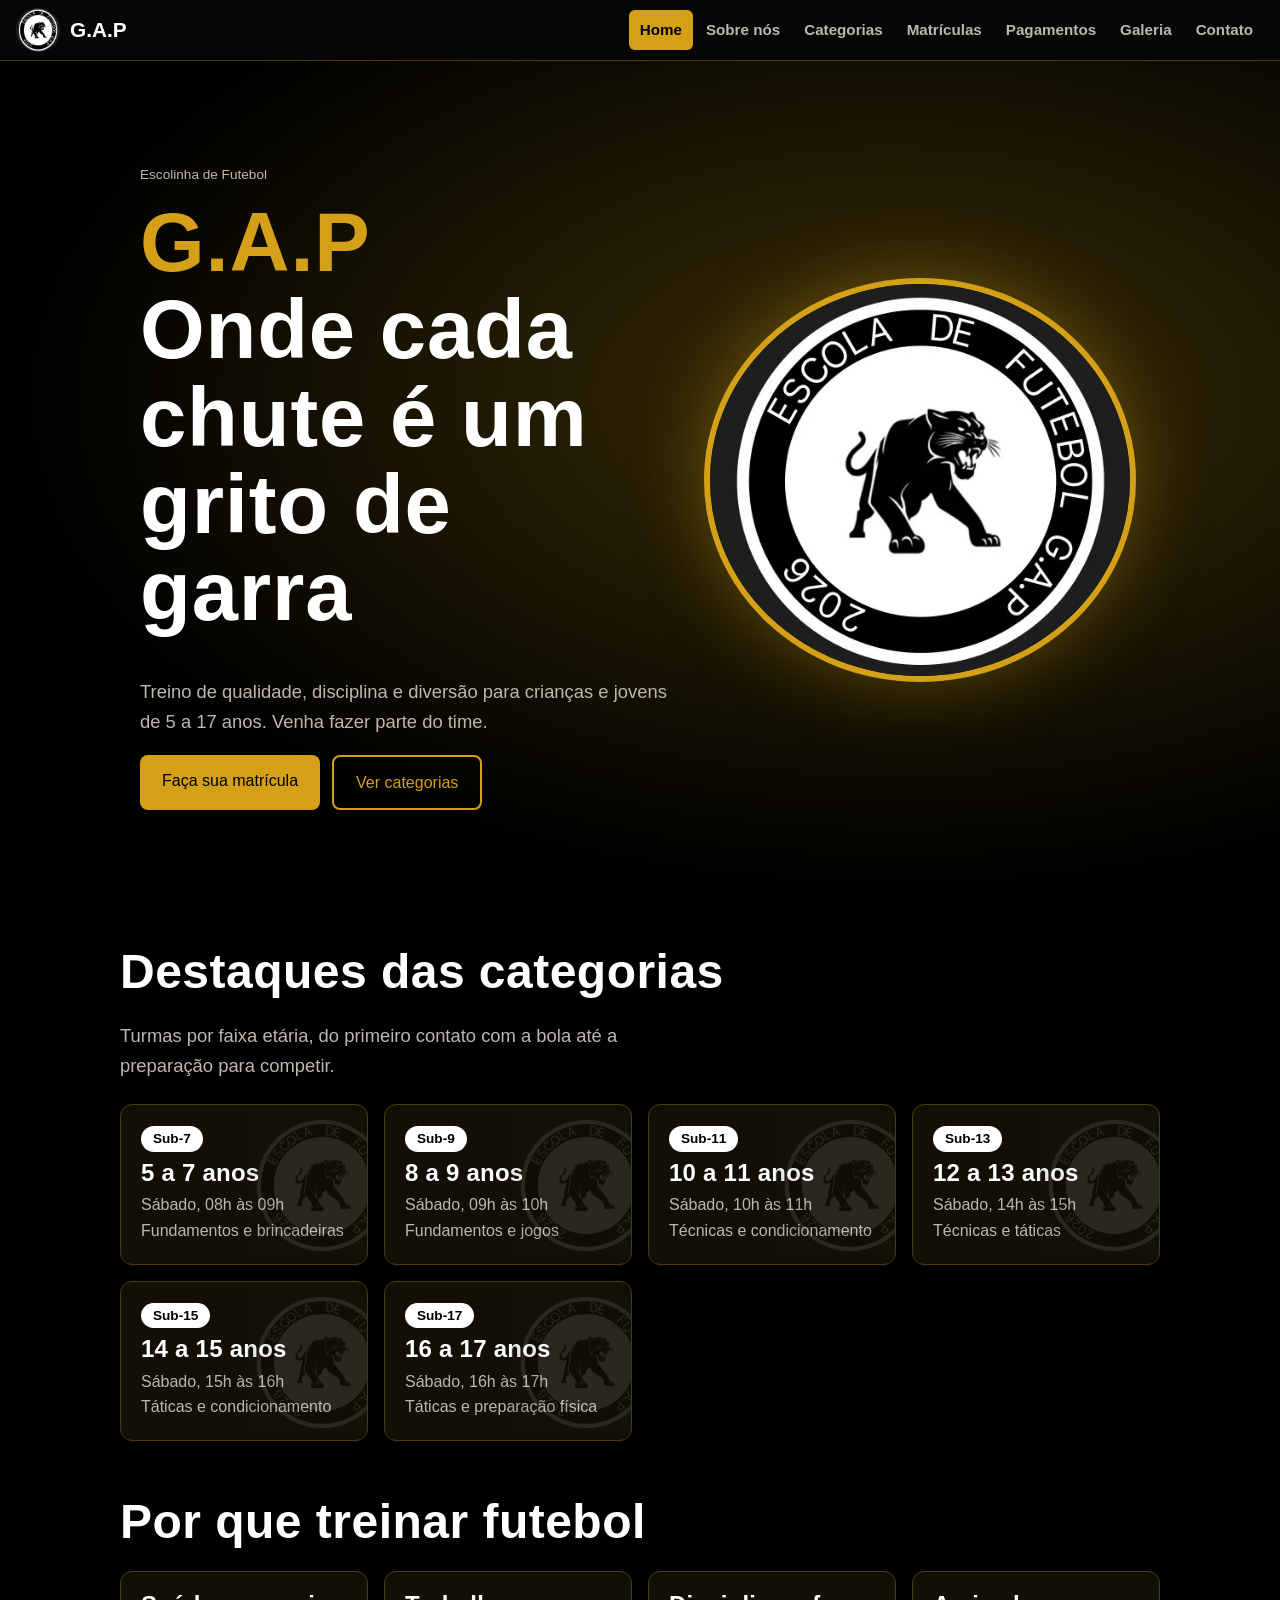
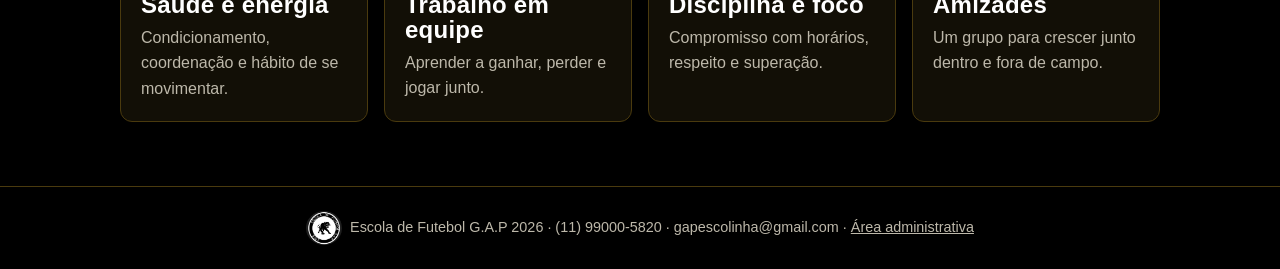
<file: index.html>
<!DOCTYPE html>
<html lang="pt-BR"><head><meta charset="utf-8">
<meta name="viewport" content="width=device-width, initial-scale=1, viewport-fit=cover">
<title>Escolinha de Futebol G.A.P</title>
<link rel="stylesheet" href="style.css"></head><body>
<header>
<a class="brand" href="#home"><img class="lg" alt="Logo G.A.P"><span>G.A.P</span></a>
<button id="bt" aria-label="Abrir menu">Menu</button>
<nav id="nav"><a href="#home">Home</a><a href="#sobre">Sobre nós</a><a href="#categorias">Categorias</a><a href="#matriculas">Matrículas</a><a href="#pagamentos">Pagamentos</a><a href="#galeria">Galeria</a><a href="#contato">Contato</a></nav>
</header>
<main>

<section id="home" class="hero"><div class="w">
<div><p class="sm">Escolinha de Futebol</p><h1><span style="color:var(--g3)">G.A.P</span><br>Onde cada chute é um grito de garra</h1>
<p class="lead">Treino de qualidade, disciplina e diversão para crianças e jovens de 5 a 17 anos. Venha fazer parte do time.</p>
<div class="row"><a class="btn" href="#matriculas">Faça sua matrícula</a><a class="btn o" href="#categorias">Ver categorias</a></div></div>
<img class="lg big" alt="Pantera, mascote da Escola de Futebol G.A.P 2026"></div></section>

<section id="h2"><div class="w"><h2>Destaques das categorias</h2><p class="lead">Turmas por faixa etária, do primeiro contato com a bola até a preparação para competir.</p>
<div class="grid" id="dest"></div>
<h2 style="margin-top:56px">Por que treinar futebol</h2>
<div class="grid">
<div class="card"><h3>Saúde e energia</h3><p>Condicionamento, coordenação e hábito de se movimentar.</p></div>
<div class="card"><h3>Trabalho em equipe</h3><p>Aprender a ganhar, perder e jogar junto.</p></div>
<div class="card"><h3>Disciplina e foco</h3><p>Compromisso com horários, respeito e superação.</p></div>
<div class="card"><h3>Amizades</h3><p>Um grupo para crescer junto dentro e fora de campo.</p></div></div></div></section>

<section id="sobre"><div class="w"><h2>Sobre nós</h2>
<p class="lead">A G.A.P nasceu em 2026 com a garra da pantera: formar atletas e, antes disso, pessoas confiantes e respeitosas.</p>
<div class="grid">
<div class="card"><h3>Nossa história</h3><p>Uma escolinha criada para dar a cada criança um espaço seguro e profissional para aprender futebol.</p></div>
<div class="card"><h3>Missão</h3><p>Ensinar futebol com qualidade e promover valores que acompanham o aluno para a vida.</p></div>
<div class="card"><h3>Objetivos</h3><p>Desenvolver técnica, condicionamento e espírito de equipe em todas as idades.</p></div>
<div class="card"><h3>Metodologia</h3><p>Treinos progressivos por categoria: fundamentos, tática, jogos e competições amistosas.</p></div>
<div class="card"><h3>Desenvolvimento esportivo e pessoal</h3><p>Evolução técnica acompanhada de disciplina, autoestima e convivência.</p></div></div>
<h2 style="margin-top:48px">Nossos treinadores</h2>
<div class="grid"><div class="card"><h3>Giulia</h3><p>Responsável por acompanhar os alunos durante os treinamentos, trabalhando coordenação, disciplina e fundamentos do futebol.</p></div><div class="card"><h3>Bruno</h3><p>Responsável por organizar os exercícios e ensinar técnicas de passe, domínio de bola e finalização.</p></div><div class="card"><h3>Pedro</h3><p>Responsável por orientar os alunos nos jogos e atividades coletivas, incentivando o trabalho em equipe e o espírito esportivo.</p></div></div></div></section>

<section id="categorias"><div class="w"><h2>Categorias</h2><p class="lead">Os alunos treinam com colegas da mesma faixa etária.</p>
<div class="scroll"><table><thead><tr><th>Categoria</th><th>Idade</th><th>Dia</th><th>Horário sugerido</th><th>Treinamento</th></tr></thead><tbody id="tb"></tbody></table></div></div></section>

<section id="matriculas"><div class="w"><h2>Matrículas</h2><p class="lead">Preencha os dados abaixo. Mensalidade de <b class="pr">R$ 120,00</b> por aluno.</p>
<form id="f">
<fieldset><legend>Dados do aluno</legend>
<label class="full">Nome completo<input name="aluno" required></label>
<label>Data de nascimento<input type="date" name="nasc" id="nasc" required></label>
<label>Idade<input name="idade" id="idade" readonly></label>
<label>Categoria desejada<select name="cat" id="cat" required></select></label></fieldset>
<fieldset><legend>Dados do responsável</legend>
<label class="full">Nome completo<input name="resp" required></label>
<label>CPF<input name="cpf" inputmode="numeric" maxlength="14" required></label>
<label>Telefone/WhatsApp<input name="tel" type="tel" required></label>
<label class="full">E-mail<input name="email" type="email" required></label></fieldset>
<fieldset><legend>Informações adicionais</legend>
<label class="full">Endereço completo<input name="end" required></label>
<label class="full">Experiência anterior com futebol<textarea name="exp" rows="2"></textarea></label>
<label class="full">Restrições ou necessidades importantes<textarea name="rest" rows="2"></textarea></label>
<label>Plano de treinamento<select name="plano"><option>Plano mensal</option></select></label></fieldset>
<fieldset><legend>Finalização</legend>
<label class="ck full"><input type="checkbox" required>Li e aceito os termos da escolinha.</label>
<label class="ck full"><input type="checkbox" required>Sou o responsável legal e autorizo a participação do aluno nos treinos.</label></fieldset>
<button class="btn" type="submit">Finalizar matrícula</button></form>
<div id="done" class="ok" hidden></div></div></section>

<section id="pagamentos"><div class="w"><h2>Mensalidades e pagamentos</h2>
<div class="grid"><div class="card"><span class="chip">Plano mensal</span><div class="price pr">R$ 120,00</div><p>Por aluno / mês</p></div>
<div class="card"><h3>Pagamento via PIX</h3><div class="pix">44396444818</div>
<div class="row" style="margin-top:12px"><button class="btn" id="cp">Copiar chave PIX</button></div><p class="sm" style="margin-top:10px">Titular da chave: a confirmar.</p></div></div>
<div class="card" style="margin-top:16px"><h3>Como pagar</h3><p>1. Copie a chave PIX e pague no app do seu banco.<br>2. Confira o titular antes de confirmar.<br>3. Envie o comprovante pelo WhatsApp informando o nome do aluno.</p>
<div class="row" style="margin-top:14px"><a class="btn o" target="_blank" rel="noopener" href="https://wa.me/5511990005820?text=Ol%C3%A1!%20Segue%20o%20comprovante%20da%20mensalidade.">Enviar comprovante</a></div></div></div></section>

<section id="galeria"><div class="w"><h2>Galeria</h2><p class="lead">Treinos, alunos, campeonatos e eventos da G.A.P.</p>
<div class="gal">
<figure><img src="galeria-treinos.png" alt="Treinos: evolução em cada detalhe" loading="lazy"></figure>
<figure><img src="galeria-alunos.png" alt="Alunos: mais que futebol, uma família" loading="lazy"></figure>
<figure><img src="galeria-campeonatos.png" alt="Campeonatos: desafios que fazem crescer" loading="lazy"></figure>
<figure><img src="galeria-eventos.png" alt="Eventos: momentos especiais fora de campo" loading="lazy"></figure>
</div></div></section>
<section id="contato"><div class="w"><h2>Contato</h2>
<div class="grid"><div class="card"><h3>WhatsApp</h3><p>(11) 99000-5820</p><div class="row" style="margin-top:12px"><a class="btn" target="_blank" rel="noopener" href="https://wa.me/5511990005820">Conversar no WhatsApp</a></div></div>
<div class="card"><h3>E-mail</h3><p>gapescolinha@gmail.com</p><div class="row" style="margin-top:12px"><a class="btn o" href="mailto:gapescolinha@gmail.com">Enviar e-mail</a></div></div>
<div class="card"><h3>Endereço</h3><p>Rua dos Esportes, 123</p><h3 style="margin-top:14px">Atendimento</h3><p>Segunda a sexta-feira: 08h às 18h<br>Sábado: 08h às 12h<br>Domingos e feriados: sem atendimento</p></div></div>
<h3 style="margin-top:40px">Tire sua dúvida</h3>
<form id="cf" style="max-width:520px"><label>Seu nome<input id="cn" required></label><label>Sua dúvida<textarea id="cm" rows="3" required></textarea></label><button class="btn" type="submit">Enviar pelo WhatsApp</button></form></div></section>

<section id="admin"><div class="w"><h2>Painel administrativo</h2>
<div id="lg" style="max-width:380px"><form id="af"><label>Senha<input type="password" id="ap" autocomplete="current-password"></label><button class="btn" type="submit">Entrar</button><p class="sm" id="ae"></p></form></div>
<div id="pn" hidden>
<div class="row" style="align-items:end"><label>Categoria<select id="fc"></select></label><label>Mensalidade (R$)<input id="mv" type="number" step="0.01"></label><button class="btn o" id="sv">Atualizar valor</button><button class="btn o" id="out">Sair</button></div>
<p class="sm" id="cnt"></p>
<div class="scroll"><table><thead><tr><th>Aluno</th><th>Cat.</th><th>Responsável</th><th>Contato</th><th>Pagamento</th><th></th></tr></thead><tbody id="at"></tbody></table></div>
</div></div></section>
</main>
<footer><img class="lg" alt="">Escola de Futebol G.A.P 2026 · (11) 99000-5820 · gapescolinha@gmail.com · <a href="#admin">Área administrativa</a></footer>
<script src="script.js"></script></body></html>
</file>
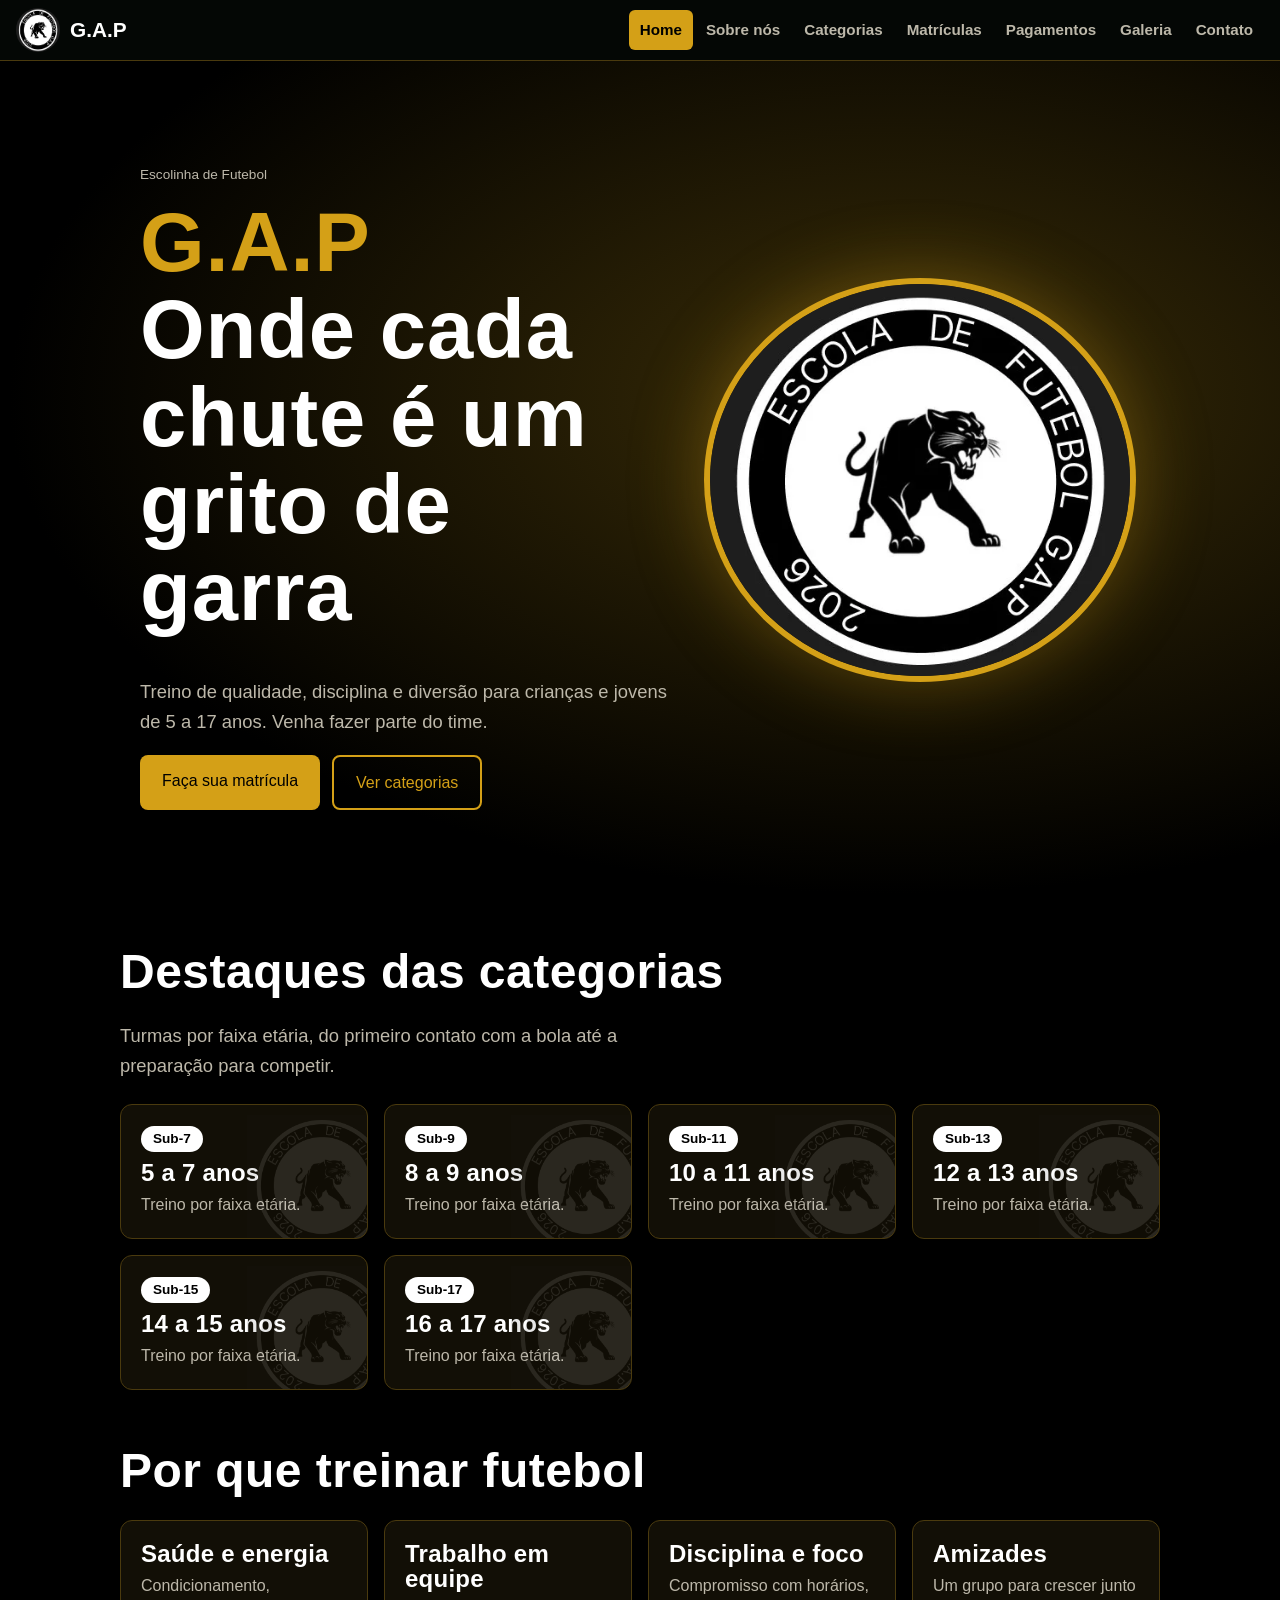
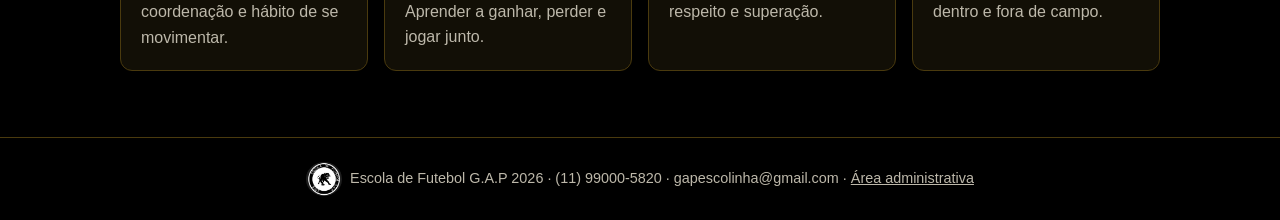
<file: escolinha-gap/index.html>
<!DOCTYPE html>
<html lang="pt-BR"><head><meta charset="utf-8">
<meta name="viewport" content="width=device-width, initial-scale=1, viewport-fit=cover">
<title>Escolinha de Futebol G.A.P</title>
<link rel="stylesheet" href="style.css"></head><body>
<header>
<a class="brand" href="#home"><img class="lg" alt="Logo G.A.P"><span>G.A.P</span></a>
<button id="bt" aria-label="Abrir menu">Menu</button>
<nav id="nav"><a href="#home">Home</a><a href="#sobre">Sobre nós</a><a href="#categorias">Categorias</a><a href="#matriculas">Matrículas</a><a href="#pagamentos">Pagamentos</a><a href="#galeria">Galeria</a><a href="#contato">Contato</a></nav>
</header>
<main>

<section id="home" class="hero"><div class="w">
<div><p class="sm">Escolinha de Futebol</p><h1><span style="color:var(--g3)">G.A.P</span><br>Onde cada chute é um grito de garra</h1>
<p class="lead">Treino de qualidade, disciplina e diversão para crianças e jovens de 5 a 17 anos. Venha fazer parte do time.</p>
<div class="row"><a class="btn" href="#matriculas">Faça sua matrícula</a><a class="btn o" href="#categorias">Ver categorias</a></div></div>
<img class="lg big" alt="Pantera, mascote da Escola de Futebol G.A.P 2026"></div></section>

<section id="h2"><div class="w"><h2>Destaques das categorias</h2><p class="lead">Turmas por faixa etária, do primeiro contato com a bola até a preparação para competir.</p>
<div class="grid" id="dest"></div>
<h2 style="margin-top:56px">Por que treinar futebol</h2>
<div class="grid">
<div class="card"><h3>Saúde e energia</h3><p>Condicionamento, coordenação e hábito de se movimentar.</p></div>
<div class="card"><h3>Trabalho em equipe</h3><p>Aprender a ganhar, perder e jogar junto.</p></div>
<div class="card"><h3>Disciplina e foco</h3><p>Compromisso com horários, respeito e superação.</p></div>
<div class="card"><h3>Amizades</h3><p>Um grupo para crescer junto dentro e fora de campo.</p></div></div></div></section>

<section id="sobre"><div class="w"><h2>Sobre nós</h2>
<p class="lead">A G.A.P nasceu em 2026 com a garra da pantera: formar atletas e, antes disso, pessoas confiantes e respeitosas.</p>
<div class="grid">
<div class="card"><h3>Nossa história</h3><p>Uma escolinha criada para dar a cada criança um espaço seguro e profissional para aprender futebol.</p></div>
<div class="card"><h3>Missão</h3><p>Ensinar futebol com qualidade e promover valores que acompanham o aluno para a vida.</p></div>
<div class="card"><h3>Objetivos</h3><p>Desenvolver técnica, condicionamento e espírito de equipe em todas as idades.</p></div>
<div class="card"><h3>Metodologia</h3><p>Treinos progressivos por categoria: fundamentos, tática, jogos e competições amistosas.</p></div>
<div class="card"><h3>Desenvolvimento esportivo e pessoal</h3><p>Evolução técnica acompanhada de disciplina, autoestima e convivência.</p></div></div>
<h2 style="margin-top:48px">Nossos treinadores</h2>
<div class="grid"><div class="card"><h3>Giulia</h3><p>Responsável por acompanhar os alunos durante os treinamentos, trabalhando coordenação, disciplina e fundamentos do futebol.</p></div><div class="card"><h3>Bruno</h3><p>Responsável por organizar os exercícios e ensinar técnicas de passe, domínio de bola e finalização.</p></div><div class="card"><h3>Pedro</h3><p>Responsável por orientar os alunos nos jogos e atividades coletivas, incentivando o trabalho em equipe e o espírito esportivo.














Anúncio
Opções do anúncio



Saiba mais










Você gosta dessa personalidade?</p></div></div></div></section>

<section id="categorias"><div class="w"><h2>Categorias</h2><p class="lead">Os alunos treinam com colegas da mesma faixa etária.</p>
<div class="scroll"><table><thead><tr><th>Categoria</th><th>Idade</th><th>Horários</th><th>Treinamento</th></tr></thead><tbody id="tb"></tbody></table></div></div></section>

<section id="matriculas"><div class="w"><h2>Matrículas</h2><p class="lead">Preencha os dados abaixo. Mensalidade de <b class="pr">R$ 120,00</b> por aluno.</p>
<form id="f">
<fieldset><legend>Dados do aluno</legend>
<label class="full">Nome completo<input name="aluno" required></label>
<label>Data de nascimento<input type="date" name="nasc" id="nasc" required></label>
<label>Idade<input name="idade" id="idade" readonly></label>
<label>Categoria desejada<select name="cat" id="cat" required></select></label></fieldset>
<fieldset><legend>Dados do responsável</legend>
<label class="full">Nome completo<input name="resp" required></label>
<label>CPF<input name="cpf" inputmode="numeric" maxlength="14" required></label>
<label>Telefone/WhatsApp<input name="tel" type="tel" required></label>
<label class="full">E-mail<input name="email" type="email" required></label></fieldset>
<fieldset><legend>Informações adicionais</legend>
<label class="full">Endereço completo<input name="end" required></label>
<label class="full">Experiência anterior com futebol<textarea name="exp" rows="2"></textarea></label>
<label class="full">Restrições ou necessidades importantes<textarea name="rest" rows="2"></textarea></label>
<label>Plano de treinamento<select name="plano"><option>Plano mensal</option></select></label></fieldset>
<fieldset><legend>Finalização</legend>
<label class="ck full"><input type="checkbox" required>Li e aceito os termos da escolinha.</label>
<label class="ck full"><input type="checkbox" required>Sou o responsável legal e autorizo a participação do aluno nos treinos.</label></fieldset>
<button class="btn" type="submit">Finalizar matrícula</button></form>
<div id="done" class="ok" hidden></div></div></section>

<section id="pagamentos"><div class="w"><h2>Mensalidades e pagamentos</h2>
<div class="grid"><div class="card"><span class="chip">Plano mensal</span><div class="price pr">R$ 120,00</div><p>Por aluno / mês</p></div>
<div class="card"><h3>Pagamento via PIX</h3><div class="pix">44396444818</div>
<div class="row" style="margin-top:12px"><button class="btn" id="cp">Copiar chave PIX</button></div><p class="sm" style="margin-top:10px">Titular da chave: a confirmar.</p></div></div>
<div class="card" style="margin-top:16px"><h3>Como pagar</h3><p>1. Copie a chave PIX e pague no app do seu banco.<br>2. Confira o titular antes de confirmar.<br>3. Envie o comprovante pelo WhatsApp informando o nome do aluno.</p>
<div class="row" style="margin-top:14px"><a class="btn o" target="_blank" rel="noopener" href="https://wa.me/5511990005820?text=Ol%C3%A1!%20Segue%20o%20comprovante%20da%20mensalidade.">Enviar comprovante</a></div></div></div></section>

<section id="galeria"><div class="w"><h2>Galeria</h2><p class="lead">Treinos, alunos, campeonatos e eventos. As fotos serão adicionadas em breve.</p>
<div class="gal"><div><span><img class="lg" alt=""><br>Fotos dos treinamentos</span></div><div><span><img class="lg" alt=""><br>Fotos dos alunos</span></div><div><span><img class="lg" alt=""><br>Campeonatos</span></div><div><span><img class="lg" alt=""><br>Eventos</span></div></div></div></section>

<section id="contato"><div class="w"><h2>Contato</h2>
<div class="grid"><div class="card"><h3>WhatsApp</h3><p>(11) 99000-5820</p><div class="row" style="margin-top:12px"><a class="btn" target="_blank" rel="noopener" href="https://wa.me/5511990005820">Conversar no WhatsApp</a></div></div>
<div class="card"><h3>E-mail</h3><p>gapescolinha@gmail.com</p><div class="row" style="margin-top:12px"><a class="btn o" href="mailto:gapescolinha@gmail.com">Enviar e-mail</a></div></div>
<div class="card"><h3>Endereço</h3><p>A definir.</p><h3 style="margin-top:14px">Atendimento</h3><p>Horários a definir.</p></div></div>
<h3 style="margin-top:40px">Tire sua dúvida</h3>
<form id="cf" style="max-width:520px"><label>Seu nome<input id="cn" required></label><label>Sua dúvida<textarea id="cm" rows="3" required></textarea></label><button class="btn" type="submit">Enviar pelo WhatsApp</button></form></div></section>

<section id="admin"><div class="w"><h2>Painel administrativo</h2>
<div id="lg" style="max-width:380px"><form id="af"><label>Senha<input type="password" id="ap" autocomplete="current-password"></label><button class="btn" type="submit">Entrar</button><p class="sm" id="ae"></p></form></div>
<div id="pn" hidden>
<div class="row" style="align-items:end"><label>Categoria<select id="fc"></select></label><label>Mensalidade (R$)<input id="mv" type="number" step="0.01"></label><button class="btn o" id="sv">Atualizar valor</button><button class="btn o" id="out">Sair</button></div>
<p class="sm" id="cnt"></p>
<div class="scroll"><table><thead><tr><th>Aluno</th><th>Cat.</th><th>Responsável</th><th>Contato</th><th>Pagamento</th><th></th></tr></thead><tbody id="at"></tbody></table></div>
</div></div></section>
</main>
<footer><img class="lg" alt="">Escola de Futebol G.A.P 2026 · (11) 99000-5820 · gapescolinha@gmail.com · <a href="#admin">Área administrativa</a></footer>
<script src="script.js"></script></body></html>
</file>
<file: style.css>
:root{box-sizing:border-box;color-scheme:dark;--bg:#000;--g1:#120f06;--g2:#3a2d07;--g3:#d4a017;--ink:#fff;--mut:#bdb8aa;--line:#4a3a0e;padding-top:env(safe-area-inset-top,0px);padding-bottom:env(safe-area-inset-bottom,0px)}
html{scroll-padding-top:env(safe-area-inset-top,0px)}
*,*::before,*::after{box-sizing:inherit}
body{margin:0;background:var(--bg);color:var(--ink);font:16px/1.6 "Barlow","Segoe UI",Arial,sans-serif}
h1,h2,h3{font-family:"Barlow Condensed","Arial Narrow",Impact,sans-serif;text-transform:none;letter-spacing:.01em;line-height:1.05;margin:0 0 .5em}
h1{font-size:clamp(2.6rem,8vw,5.2rem);font-weight:800}h2{font-size:clamp(2rem,5vw,3rem)}h3{font-size:1.5rem}
a{color:inherit}
header{position:sticky;top:env(safe-area-inset-top,0px);z-index:20;background:rgba(5,8,6,.94);border-bottom:1px solid var(--line);display:flex;align-items:center;gap:12px;padding:8px 16px}
.brand{display:flex;align-items:center;gap:10px;font:800 1.3rem "Barlow Condensed",Impact,sans-serif;text-decoration:none}
.brand img{width:44px;height:44px;border-radius:50%}
nav{margin-left:auto;display:flex;gap:2px;flex-wrap:wrap}
nav a{padding:8px 11px;border-radius:6px;text-decoration:none;color:var(--mut);font-weight:600;font-size:.95rem}
nav a:hover,nav a.on{color:#000;background:var(--g3)}
#bt{display:none;margin-left:auto;background:none;border:1px solid var(--line);color:#fff;border-radius:6px;padding:8px 12px;font-size:1rem}
@media(max-width:900px){#bt{display:block}nav{display:none;position:absolute;left:0;right:0;top:100%;background:var(--bg);flex-direction:column;padding:8px 16px;border-bottom:1px solid var(--line)}nav.open{display:flex}}
main>section{display:none;min-height:calc(100vh - 62px);padding:48px 20px 64px;animation:in .35s}
main>section.on{display:block}
@keyframes in{from{opacity:0}to{opacity:1}}
@media(prefers-reduced-motion:reduce){main>section{animation:none}}
.w{max-width:1040px;margin:0 auto}
.hero{background:radial-gradient(ellipse at 70% 40%,var(--g2),var(--bg) 70%);padding:0!important}
.hero .w{display:grid;grid-template-columns:1.2fr 1fr;gap:32px;align-items:center;min-height:calc(100vh - 62px);padding:40px 20px}
.hero img.big{width:100%;max-width:420px;justify-self:center;border-radius:50%;box-shadow:0 0 0 6px var(--g3),0 0 80px rgba(212,160,23,.4)}
@media(max-width:760px){.hero .w{grid-template-columns:1fr;text-align:center}.hero .row{justify-content:center}}
.row{display:flex;gap:12px;flex-wrap:wrap}
.btn{display:inline-block;background:var(--g3);color:#000;border:0;border-radius:8px;padding:13px 22px;font:700 1rem inherit;font-family:inherit;text-decoration:none;cursor:pointer}
.btn:hover{background:#ebb92a}.btn.o{background:none;color:var(--g3);border:2px solid var(--g3)}.btn.o:hover{background:var(--g3);color:#000}
:focus-visible{outline:3px solid #fff;outline-offset:2px}
.lead{color:var(--mut);font-size:1.15rem;max-width:56ch}
.grid{display:grid;gap:16px;grid-template-columns:repeat(auto-fit,minmax(230px,1fr));margin-top:24px}
.card{background:var(--g1);border:1px solid var(--line);border-radius:12px;padding:20px}
.card h3{margin-bottom:.3em}.card p{margin:0;color:var(--mut)}
.chip{background:#fff;color:#000;border-radius:99px;padding:2px 12px;font-weight:700;font-size:.85rem;display:inline-block;margin-bottom:8px}
.wm{position:absolute;right:-30px;top:10px;width:150px;opacity:.1;pointer-events:none}
.card{position:relative;overflow:hidden}
table{width:100%;border-collapse:collapse;margin-top:16px}
th,td{padding:10px 12px;border-bottom:1px solid var(--line);text-align:left}th{color:var(--mut)}
.scroll{overflow-x:auto}
form{display:grid;gap:14px;margin-top:20px}
fieldset{border:1px solid var(--line);border-radius:12px;padding:16px;display:grid;gap:12px;grid-template-columns:repeat(auto-fit,minmax(220px,1fr))}
legend{font:700 1.3rem "Barlow Condensed",Impact,sans-serif;padding:0 8px}
label{display:grid;gap:4px;font-size:.9rem;color:var(--mut)}
input,select,textarea{background:#0c0a04;color:#fff;border:1px solid #5a4812;border-radius:8px;padding:11px;font:inherit}
.full{grid-column:1/-1}.ck{display:flex;gap:10px;align-items:flex-start;color:var(--ink)}.ck input{margin-top:5px}
.price{font:800 4rem "Barlow Condensed",Impact,sans-serif;color:var(--g3)}
.pix{font:700 1.6rem monospace;background:#000;border:1px dashed var(--g3);border-radius:8px;padding:12px 16px;display:inline-block;letter-spacing:.06em}
.ok{background:var(--g2);border-radius:10px;padding:16px;margin-top:16px}
.gal{display:grid;gap:16px;grid-template-columns:repeat(auto-fill,minmax(280px,1fr));margin-top:24px}
.gal figure{margin:0;border:1px solid var(--line);border-radius:12px;overflow:hidden;background:#000}
.gal img{display:block;width:100%;height:auto;transition:transform .3s}
.gal figure:hover img{transform:scale(1.03)}
footer{border-top:1px solid var(--line);padding:24px 20px;text-align:center;color:var(--mut);font-size:.9rem}
footer img{width:36px;vertical-align:middle;border-radius:50%;margin-right:8px}
.sm{font-size:.85rem;color:var(--mut)}
</file>
<file: escolinha-gap/style.css>
:root{box-sizing:border-box;color-scheme:dark;--bg:#000;--g1:#120f06;--g2:#3a2d07;--g3:#d4a017;--ink:#fff;--mut:#bdb8aa;--line:#4a3a0e;padding-top:env(safe-area-inset-top,0px);padding-bottom:env(safe-area-inset-bottom,0px)}
html{scroll-padding-top:env(safe-area-inset-top,0px)}
*,*::before,*::after{box-sizing:inherit}
body{margin:0;background:var(--bg);color:var(--ink);font:16px/1.6 "Barlow","Segoe UI",Arial,sans-serif}
h1,h2,h3{font-family:"Barlow Condensed","Arial Narrow",Impact,sans-serif;text-transform:none;letter-spacing:.01em;line-height:1.05;margin:0 0 .5em}
h1{font-size:clamp(2.6rem,8vw,5.2rem);font-weight:800}h2{font-size:clamp(2rem,5vw,3rem)}h3{font-size:1.5rem}
a{color:inherit}
header{position:sticky;top:env(safe-area-inset-top,0px);z-index:20;background:rgba(5,8,6,.94);border-bottom:1px solid var(--line);display:flex;align-items:center;gap:12px;padding:8px 16px}
.brand{display:flex;align-items:center;gap:10px;font:800 1.3rem "Barlow Condensed",Impact,sans-serif;text-decoration:none}
.brand img{width:44px;height:44px;border-radius:50%}
nav{margin-left:auto;display:flex;gap:2px;flex-wrap:wrap}
nav a{padding:8px 11px;border-radius:6px;text-decoration:none;color:var(--mut);font-weight:600;font-size:.95rem}
nav a:hover,nav a.on{color:#000;background:var(--g3)}
#bt{display:none;margin-left:auto;background:none;border:1px solid var(--line);color:#fff;border-radius:6px;padding:8px 12px;font-size:1rem}
@media(max-width:900px){#bt{display:block}nav{display:none;position:absolute;left:0;right:0;top:100%;background:var(--bg);flex-direction:column;padding:8px 16px;border-bottom:1px solid var(--line)}nav.open{display:flex}}
main>section{display:none;min-height:calc(100vh - 62px);padding:48px 20px 64px;animation:in .35s}
main>section.on{display:block}
@keyframes in{from{opacity:0}to{opacity:1}}
@media(prefers-reduced-motion:reduce){main>section{animation:none}}
.w{max-width:1040px;margin:0 auto}
.hero{background:radial-gradient(ellipse at 70% 40%,var(--g2),var(--bg) 70%);padding:0!important}
.hero .w{display:grid;grid-template-columns:1.2fr 1fr;gap:32px;align-items:center;min-height:calc(100vh - 62px);padding:40px 20px}
.hero img.big{width:100%;max-width:420px;justify-self:center;border-radius:50%;box-shadow:0 0 0 6px var(--g3),0 0 80px rgba(212,160,23,.4)}
@media(max-width:760px){.hero .w{grid-template-columns:1fr;text-align:center}.hero .row{justify-content:center}}
.row{display:flex;gap:12px;flex-wrap:wrap}
.btn{display:inline-block;background:var(--g3);color:#000;border:0;border-radius:8px;padding:13px 22px;font:700 1rem inherit;font-family:inherit;text-decoration:none;cursor:pointer}
.btn:hover{background:#ebb92a}.btn.o{background:none;color:var(--g3);border:2px solid var(--g3)}.btn.o:hover{background:var(--g3);color:#000}
:focus-visible{outline:3px solid #fff;outline-offset:2px}
.lead{color:var(--mut);font-size:1.15rem;max-width:56ch}
.grid{display:grid;gap:16px;grid-template-columns:repeat(auto-fit,minmax(230px,1fr));margin-top:24px}
.card{background:var(--g1);border:1px solid var(--line);border-radius:12px;padding:20px}
.card h3{margin-bottom:.3em}.card p{margin:0;color:var(--mut)}
.chip{background:#fff;color:#000;border-radius:99px;padding:2px 12px;font-weight:700;font-size:.85rem;display:inline-block;margin-bottom:8px}
.wm{position:absolute;right:-30px;top:10px;width:150px;opacity:.1;pointer-events:none}
.card{position:relative;overflow:hidden}
table{width:100%;border-collapse:collapse;margin-top:16px}
th,td{padding:10px 12px;border-bottom:1px solid var(--line);text-align:left}th{color:var(--mut)}
.scroll{overflow-x:auto}
form{display:grid;gap:14px;margin-top:20px}
fieldset{border:1px solid var(--line);border-radius:12px;padding:16px;display:grid;gap:12px;grid-template-columns:repeat(auto-fit,minmax(220px,1fr))}
legend{font:700 1.3rem "Barlow Condensed",Impact,sans-serif;padding:0 8px}
label{display:grid;gap:4px;font-size:.9rem;color:var(--mut)}
input,select,textarea{background:#0c0a04;color:#fff;border:1px solid #5a4812;border-radius:8px;padding:11px;font:inherit}
.full{grid-column:1/-1}.ck{display:flex;gap:10px;align-items:flex-start;color:var(--ink)}.ck input{margin-top:5px}
.price{font:800 4rem "Barlow Condensed",Impact,sans-serif;color:var(--g3)}
.pix{font:700 1.6rem monospace;background:#000;border:1px dashed var(--g3);border-radius:8px;padding:12px 16px;display:inline-block;letter-spacing:.06em}
.ok{background:var(--g2);border-radius:10px;padding:16px;margin-top:16px}
.gal{display:grid;gap:12px;grid-template-columns:repeat(auto-fill,minmax(200px,1fr));margin-top:24px}
.gal div{aspect-ratio:4/3;background:linear-gradient(135deg,var(--g1),#000);border:1px solid var(--line);border-radius:12px;display:grid;place-items:center;text-align:center;color:var(--mut);font-size:.9rem;padding:10px}
.gal img{width:60px;opacity:.6;border-radius:50%}
footer{border-top:1px solid var(--line);padding:24px 20px;text-align:center;color:var(--mut);font-size:.9rem}
footer img{width:36px;vertical-align:middle;border-radius:50%;margin-right:8px}
.sm{font-size:.85rem;color:var(--mut)}
</file>
